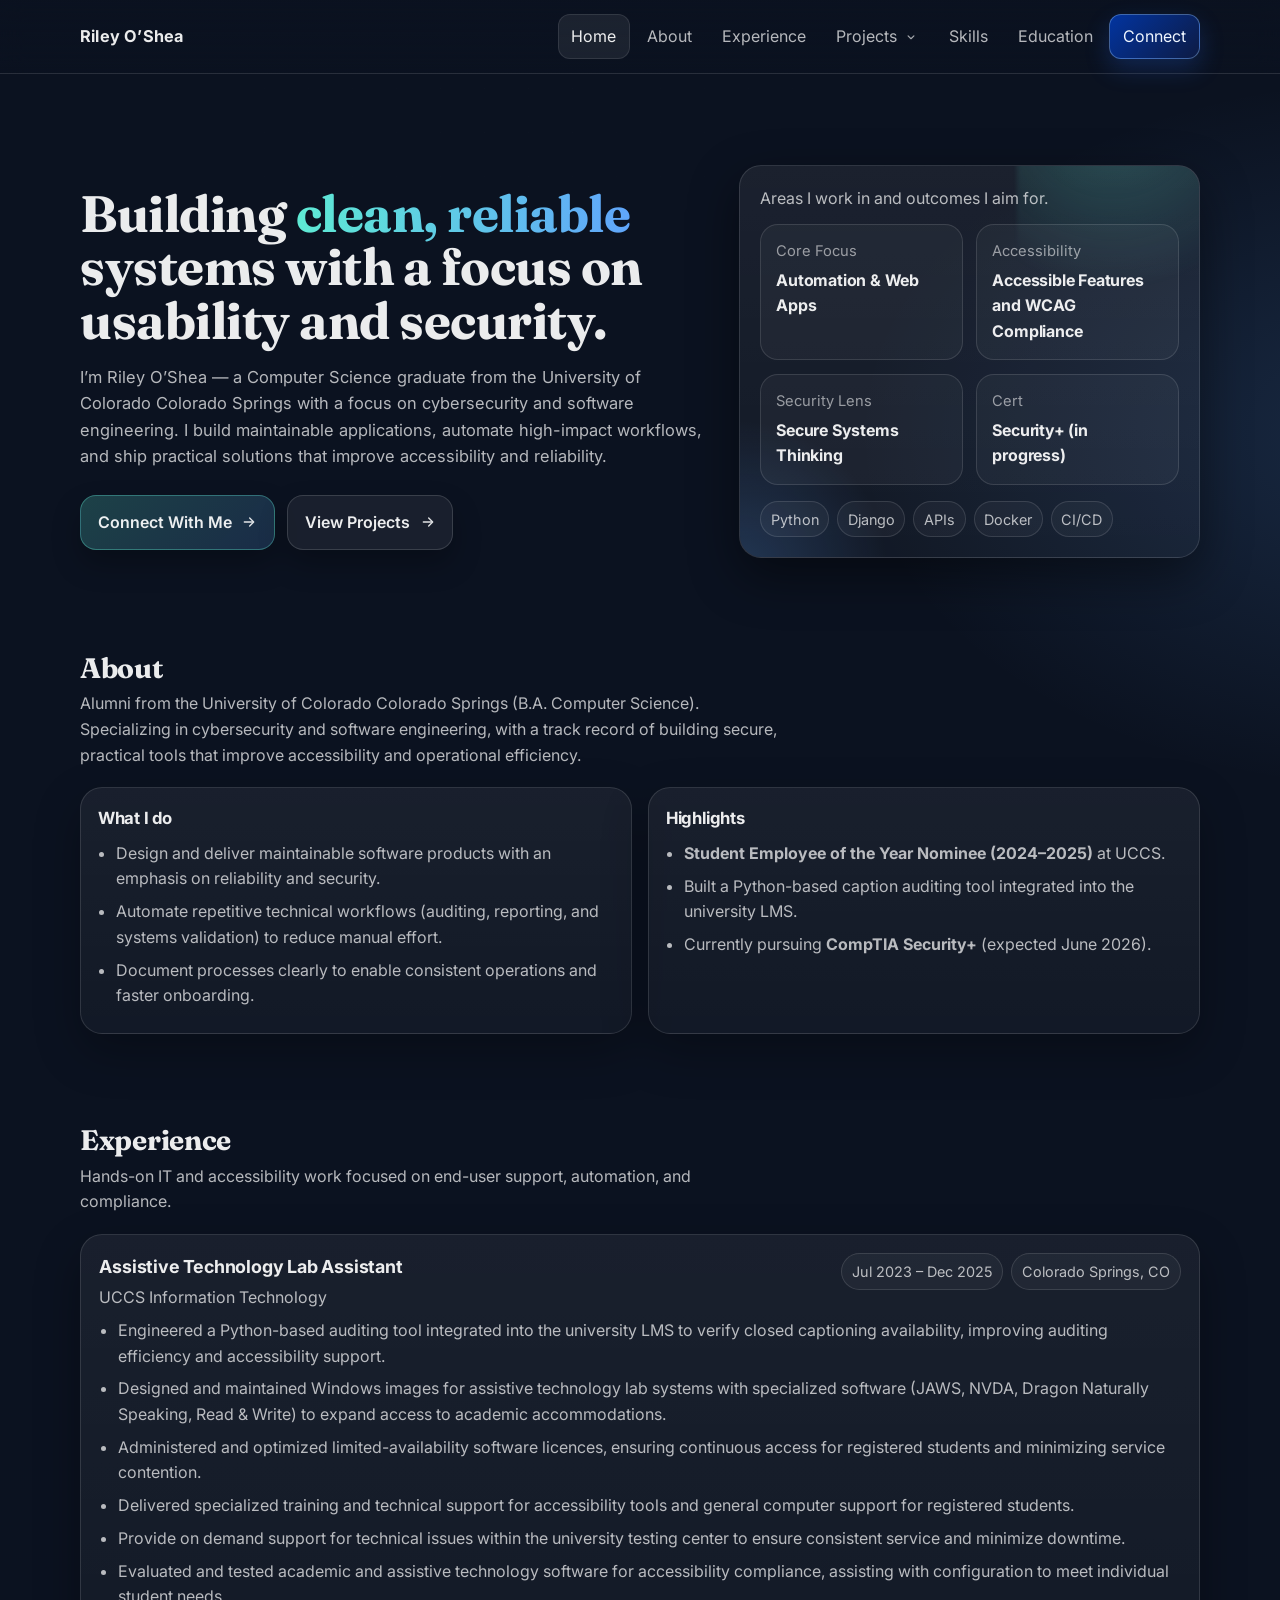
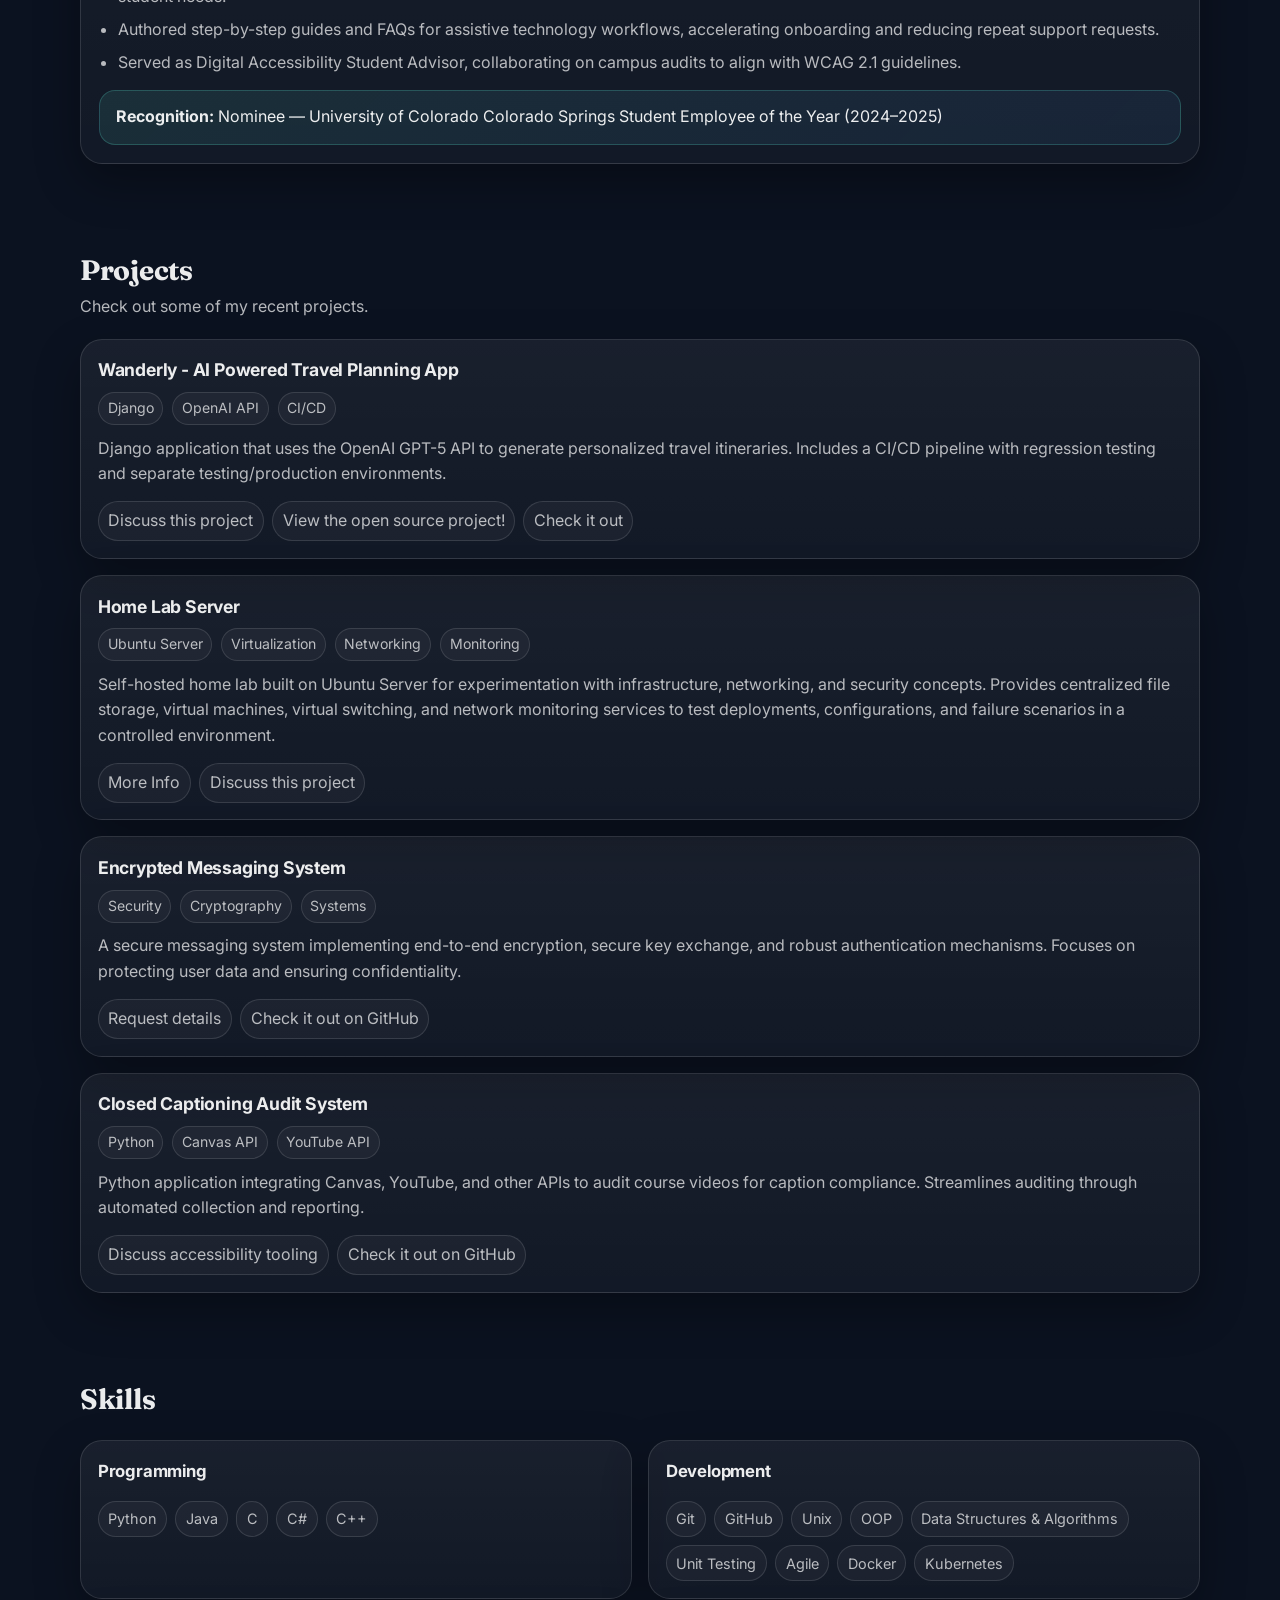
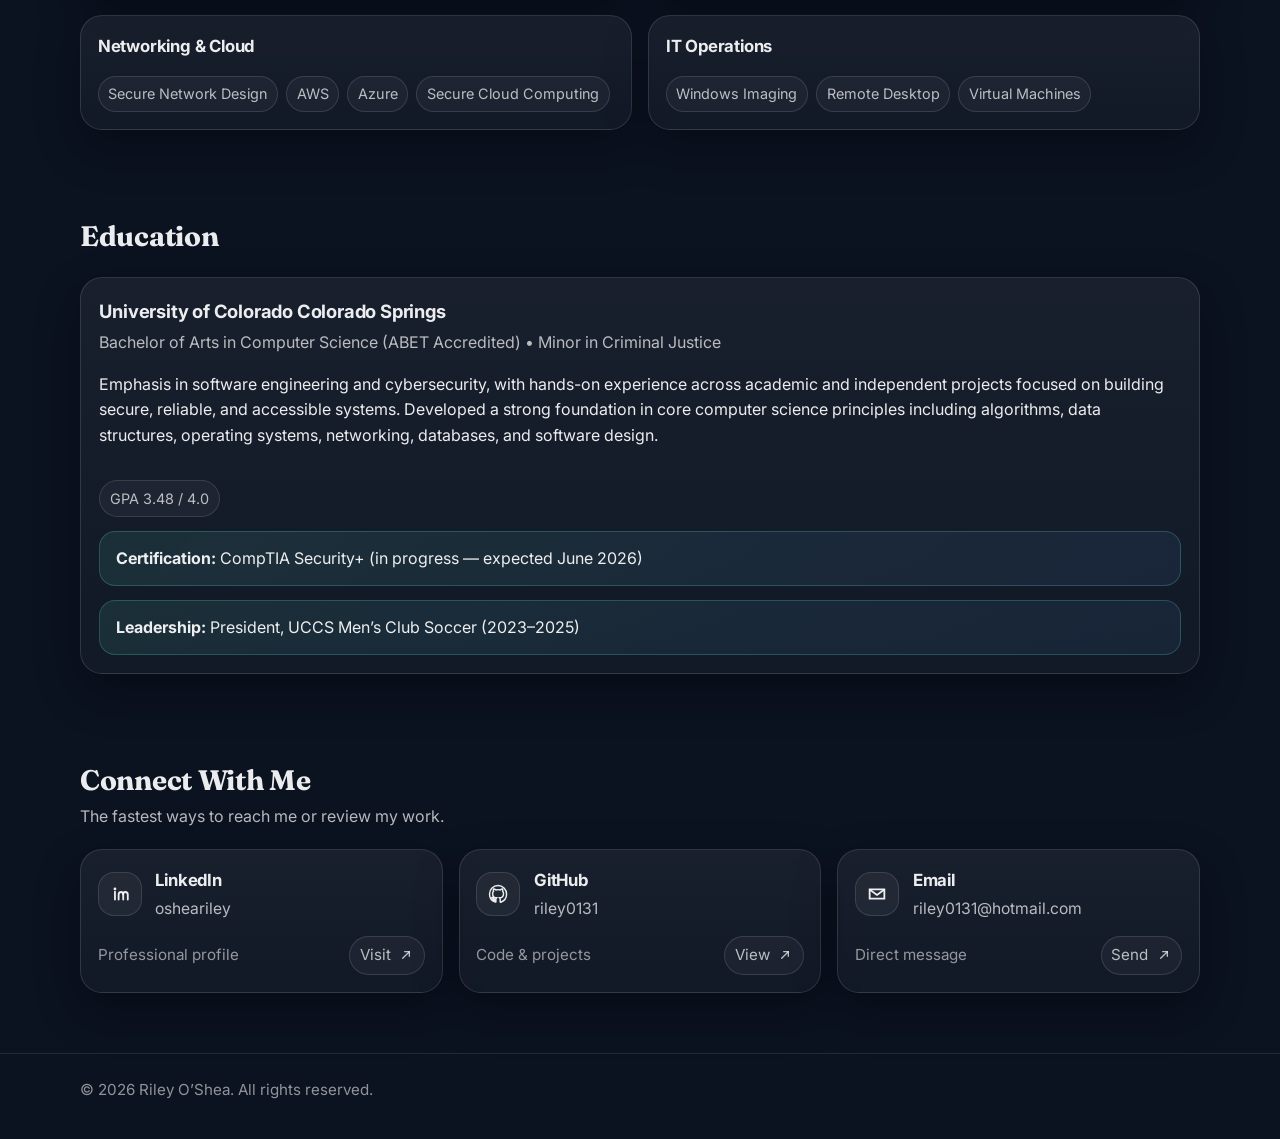
<file: index.html>
<!doctype html>
<html lang="en">
<head>
  <meta charset="utf-8" />
  <meta name="viewport" content="width=device-width, initial-scale=1" />
  <meta name="description" content="Riley O’Shea — Software Engineer Portfolio" />
  <title>Riley O’Shea | Portfolio</title>

  <!-- Fonts: modern pairing with reliable fallbacks -->
  <link rel="preconnect" href="https://fonts.googleapis.com">
  <link rel="preconnect" href="https://fonts.gstatic.com" crossorigin>
  <link href="https://fonts.googleapis.com/css2?family=Inter:wght@400;500;600;700&family=Fraunces:opsz,wght@9..144,600;9..144,700&display=swap" rel="stylesheet">

  <link rel="stylesheet" href="styles.css" />
</head>

<body>
  <div class="bg-grid" aria-hidden="true"></div>
  <div id="siteHeader" data-nav-base=""></div>

  <main id="top">
    <!-- HERO -->
    <section class="hero">
      <div class="container hero-grid">
        <div>
          <!-- <div class="kicker">
            <span class="kicker-dot" aria-hidden="true"></span>
            Software Engineering • IT • Accessibility • Security-minded
          </div> -->

          <h1>
            Building <span class="gradient-name">clean, reliable</span> systems with a focus on usability and security.
          </h1>

          <p class="lead">
            I’m Riley O’Shea — a Computer Science graduate from the University of Colorado Colorado Springs with a focus on cybersecurity and software engineering.
            I build maintainable applications, automate high-impact workflows, and ship practical solutions that improve accessibility and reliability.
          </p>

          <div class="hero-actions">
            <a class="btn primary" href="#connect">
              Connect With Me
              <svg class="arrow" viewBox="0 0 24 24" fill="none" aria-hidden="true">
                <path d="M5 12h12" stroke="currentColor" stroke-width="2" stroke-linecap="round" />
                <path d="M13 6l6 6-6 6" stroke="currentColor" stroke-width="2" stroke-linecap="round" stroke-linejoin="round" />
              </svg>
            </a>

            <a class="btn" href="#projects" id="viewProjectsBtn">
              View Projects
              <svg class="arrow" viewBox="0 0 24 24" fill="none" aria-hidden="true">
                <path d="M5 12h12" stroke="currentColor" stroke-width="2" stroke-linecap="round" />
                <path d="M13 6l6 6-6 6" stroke="currentColor" stroke-width="2" stroke-linecap="round" stroke-linejoin="round" />
              </svg>
            </a>
          </div>
        </div>

        <aside class="hero-card" aria-label="Quick highlights">
          <div class="card-inner">
            <p class="section-sub" style="margin:0 0 0.75rem;">Areas I work in and outcomes I aim for.</p>

            <div class="stat-grid">
              <div class="stat">
                <p class="label">Core Focus</p>
                <p class="value">Automation & Web Apps</p>
              </div>
              <div class="stat">
                <p class="label">Accessibility</p>
                <p class="value">Accessible Features and WCAG Compliance</p>
              </div>
              <div class="stat">
                <p class="label">Security Lens</p>
                <p class="value">Secure Systems Thinking</p>
              </div>
              <div class="stat">
                <p class="label">Cert</p>
                <p class="value">Security+ (in progress)</p>
              </div>
            </div>

            <div class="pill-row" aria-label="Skills">
              <span class="pill">Python</span>
              <span class="pill">Django</span>
              <span class="pill">APIs</span>
              <span class="pill">Docker</span>
              <span class="pill">CI/CD</span>
            </div>
          </div>
        </aside>
      </div>
    </section>

    <!-- ABOUT -->
    <section id="about">
      <div class="container">
        <div class="section-head">
          <div>
            <h2>About</h2>
            <p class="section-sub">
              Alumni from the University of Colorado Colorado Springs (B.A. Computer Science). Specializing in cybersecurity and software engineering, with a track record of building secure, practical tools that improve accessibility and operational efficiency.
            </p>
          </div>
        </div>

        <div class="split">
          <div class="panel">
            <h3 class="panel-title">What I do</h3>
            <ul class="bullets">
              <li>Design and deliver maintainable software products with an emphasis on reliability and security.</li>
              <li>Automate repetitive technical workflows (auditing, reporting, and systems validation) to reduce manual effort.</li>
              <li>Document processes clearly to enable consistent operations and faster onboarding.</li>
            </ul>
          </div>

          <div class="panel">
            <h3 class="panel-title">Highlights</h3>
            <ul class="bullets">
              <li><strong>Student Employee of the Year Nominee (2024–2025)</strong> at UCCS.</li>
              <li>Built a Python-based caption auditing tool integrated into the university LMS.</li>
              <li>Currently pursuing <strong>CompTIA Security+</strong> (expected June 2026).</li>
            </ul>
          </div>
        </div>
      </div>
    </section>

    <!-- EXPERIENCE -->
    <section id="experience">
      <div class="container">
        <div class="section-head">
          <div>
            <h2>Experience</h2>
            <p class="section-sub">Hands-on IT and accessibility work focused on end-user support, automation, and compliance.</p>
          </div>
        </div>

        <article class="timeline">
          <div class="timeline-card">
            <div class="timeline-top">
              <div>
                <h3 class="timeline-role">Assistive Technology Lab Assistant</h3>
                <p class="timeline-org">UCCS Information Technology</p>
              </div>
              <div class="timeline-meta">
                <span class="chip">Jul 2023 – Dec 2025</span>
                <span class="chip">Colorado Springs, CO</span>
              </div>
            </div>

            <ul class="bullets">
              <li>Engineered a Python-based auditing tool integrated into the university LMS to verify closed captioning availability, improving auditing efficiency and accessibility support.</li>
              <li>Designed and maintained Windows images for assistive technology lab systems with specialized software (JAWS, NVDA, Dragon Naturally Speaking, Read &amp; Write) to expand access to academic accommodations.</li>
              <li>Administered and optimized limited-availability software licences, ensuring continuous access for registered students and minimizing service contention.</li>
              <li>Delivered specialized training and technical support for accessibility tools and general computer support for registered students.</li>
              <li>Provide on demand support for technical issues within the university testing center to ensure consistent service and minimize downtime.</li>
              <li>Evaluated and tested academic and assistive technology software for accessibility compliance, assisting with configuration to meet individual student needs.</li>
              <li>Authored step-by-step guides and FAQs for assistive technology workflows, accelerating onboarding and reducing repeat support requests.</li>
              <li>Served as Digital Accessibility Student Advisor, collaborating on campus audits to align with WCAG 2.1 guidelines.</li>
            </ul>

            <div class="callout">
              <strong>Recognition:</strong> Nominee — University of Colorado Colorado Springs Student Employee of the Year (2024–2025)
            </div>
          </div>
        </article>
      </div>
    </section>

    <!-- PROJECTS -->
    <section id="projects">
      <div class="container">
        <div class="section-head">
          <div>
            <h2>Projects</h2>
            <p class="section-sub">Check out some of my recent projects.</p>
          </div>
        </div>

        <div class="project-grid">
          <article class="project" id="project-travel">
            <div class="project-top">
              <h3>Wanderly - AI Powered Travel Planning App</h3>
              <span class="tag">Django</span>
              <span class="tag">OpenAI API</span>
              <span class="tag">CI/CD</span>
            </div>
            <p class="project-desc">
              Django application that uses the OpenAI GPT-5 API to generate personalized travel itineraries. Includes a CI/CD pipeline with regression testing and separate testing/production environments.
            </p>
            <div class="project-actions">
              <a class="linkchip" href="#connect">Discuss this project</a>
              <a class="linkchip" href="https://github.com/Riley0131/Wanderly" target="_blank" rel="noopener noreferrer">View the open source project!</a>
              <a class="linkchip" href="https://www.wanderly.social/" target="_blank" rel="noopener noreferrer">Check it out</a>
            </div>
          </article>
          
          <!-- Home Lab -->
          <article class="project" id="project-homelab">
            <div class="project-top">
              <h3>Home Lab Server</h3>
              <span class="tag">Ubuntu Server</span>
              <span class="tag">Virtualization</span>
              <span class="tag">Networking</span>
              <span class="tag">Monitoring</span>
            </div>
            <p class="project-desc">
              Self-hosted home lab built on Ubuntu Server for experimentation with infrastructure, networking, and security concepts. Provides centralized file storage, virtual machines, virtual switching, and network monitoring services to test deployments, configurations, and failure scenarios in a controlled environment.
            </p>
            <div class="project-actions">
              <a class="linkchip" href="homeServer/homeServer.html">More Info</a>
              <a class="linkchip" href="#connect">Discuss this project</a>
            </div>
          </article>


          <article class="project" id="project-encrypted">
            <div class="project-top">
              <h3>Encrypted Messaging System</h3>
              <span class="tag">Security</span>
              <span class="tag">Cryptography</span>
              <span class="tag">Systems</span>
            </div>
            <p class="project-desc">
              A secure messaging system implementing end-to-end encryption, secure key exchange, and robust authentication mechanisms. Focuses on protecting user data and ensuring confidentiality.
            </p>
            <div class="project-actions">
              <a class="linkchip" href="#connect">Request details</a>
              <a class="linkchip" href="https://github.com/Riley0131/Encrypted-Messenger/" target="_blank" rel="noopener noreferrer">Check it out on GitHub</a>
            </div>
          </article>

          <article class="project" id="project-caption">
            <div class="project-top">
              <h3>Closed Captioning Audit System</h3>
              <span class="tag">Python</span>
              <span class="tag">Canvas API</span>
              <span class="tag">YouTube API</span>
            </div>
            <p class="project-desc">
              Python application integrating Canvas, YouTube, and other APIs to audit course videos for caption compliance. Streamlines auditing through automated collection and reporting.
            </p>
            <div class="project-actions">
              <a class="linkchip" href="#connect">Discuss accessibility tooling</a>
              <a class="linkchip" href="https://github.com/Riley0131/Canvas-Closed-Captioning-Audit-Tool" target="_blank" rel="noopener noreferrer">Check it out on GitHub</a>
            </div>
          </article>
        </div>
      </div>
    </section>

    <!-- SKILLS -->
    <section id="skills">
      <div class="container">
        <div class="section-head">
          <div>
            <h2>Skills</h2>
          </div>
        </div>

        <div class="skills-grid">
          <div class="panel">
            <h3 class="panel-title">Programming</h3>
            <div class="pill-row" aria-label="Programming languages">
              <span class="pill">Python</span>
              <span class="pill">Java</span>
              <span class="pill">C</span>
              <span class="pill">C#</span>
              <span class="pill">C++</span>
            </div>
          </div>

          <div class="panel">
            <h3 class="panel-title">Development</h3>
            <div class="pill-row" aria-label="Development tools">
              <span class="pill">Git</span>
              <span class="pill">GitHub</span>
              <span class="pill">Unix</span>
              <span class="pill">OOP</span>
              <span class="pill">Data Structures &amp; Algorithms</span>
              <span class="pill">Unit Testing</span>
              <span class="pill">Agile</span>
              <span class="pill">Docker</span>
              <span class="pill">Kubernetes</span>
            </div>
          </div>

          <div class="panel">
            <h3 class="panel-title">Networking &amp; Cloud</h3>
            <div class="pill-row" aria-label="Networking and cloud">
              <span class="pill">Secure Network Design</span>
              <span class="pill">AWS</span>
              <span class="pill">Azure</span>
              <span class="pill">Secure Cloud Computing</span>
            </div>
          </div>

          <div class="panel">
            <h3 class="panel-title">IT Operations</h3>
            <div class="pill-row" aria-label="IT operations">
              <span class="pill">Windows Imaging</span>
              <span class="pill">Remote Desktop</span>
              <span class="pill">Virtual Machines</span>
            </div>
          </div>
        </div>
      </div>
    </section>

    <!-- EDUCATION -->
    <section id="education">
      <div class="container">
        <div class="section-head">
          <div>
            <h2>Education</h2>
          </div>
        </div>

        <div class="education-card">
          <div class="education-top">
            <div>
              <h3>University of Colorado Colorado Springs</h3>
              <p class="muted">
                Bachelor of Arts in Computer Science (ABET Accredited) • Minor in Criminal Justice
              </p>
              <p>
                Emphasis in software engineering and cybersecurity, with hands-on experience
                across academic and independent projects focused on building secure, reliable,
                and accessible systems. Developed a strong foundation in core computer science
                principles including algorithms, data structures, operating systems, networking,
                databases, and software design.
              </p>
            </div>
            <div class="timeline-meta">
              <span class="chip">GPA 3.48 / 4.0</span>
            </div>
          </div>

  <div class="callout">
    <strong>Certification:</strong> CompTIA Security+ (in progress — expected June 2026)
  </div>

  <div class="callout">
    <strong>Leadership:</strong> President, UCCS Men’s Club Soccer (2023–2025)
  </div>
</div>

      </div>
    </section>

    <!-- CONNECT -->
    <section id="connect" aria-label="Connect With Me">
      <div class="container">
        <div class="section-head">
          <div>
            <h2>Connect With Me</h2>
            <p class="section-sub">The fastest ways to reach me or review my work.</p>
          </div>
        </div>

        <div class="cards">
          <!-- LinkedIn -->
          <a class="card" href="https://linkedin.com/in/osheariley" target="_blank" rel="noopener noreferrer" aria-label="Open LinkedIn profile">
            <div class="card-top">
              <div class="icon" aria-hidden="true">
                <svg width="22" height="22" viewBox="0 0 24 24" fill="none">
                  <path d="M6.5 9.5V18" stroke="currentColor" stroke-width="2" stroke-linecap="round" />
                  <path d="M6.5 6.5h.01" stroke="currentColor" stroke-width="3" stroke-linecap="round" />
                  <path d="M10.5 18v-5.2c0-1.8 1-3 2.7-3 1.6 0 2.3 1.1 2.3 3V18" stroke="currentColor" stroke-width="2" stroke-linecap="round" />
                  <path d="M15.5 12.2c0-1.7.9-2.4 2.3-2.4 1.5 0 2.7 1 2.7 3V18" stroke="currentColor" stroke-width="2" stroke-linecap="round" />
                </svg>
              </div>
              <div>
                <h3>LinkedIn</h3>
                <p class="handle">osheariley</p>
              </div>
            </div>
            <div class="cta-row">
              <span>Professional profile</span>
              <span class="linkchip">Visit
                <svg width="16" height="16" viewBox="0 0 24 24" fill="none" aria-hidden="true">
                  <path d="M7 17L17 7" stroke="currentColor" stroke-width="2" stroke-linecap="round" />
                  <path d="M10 7h7v7" stroke="currentColor" stroke-width="2" stroke-linecap="round" stroke-linejoin="round" />
                </svg>
              </span>
            </div>
          </a>

          <!-- GitHub -->
          <a class="card" href="https://github.com/riley0131" target="_blank" rel="noopener noreferrer" aria-label="Open GitHub profile">
            <div class="card-top">
              <div class="icon" aria-hidden="true">
                <svg width="22" height="22" viewBox="0 0 24 24" fill="none">
                  <path d="M12 2.75c-5.1 0-9.25 4.15-9.25 9.27 0 4.1 2.66 7.58 6.34 8.81.46.08.63-.2.63-.45v-1.63c-2.58.57-3.12-1.1-3.12-1.1-.42-1.08-1.02-1.37-1.02-1.37-.84-.58.06-.57.06-.57.93.07 1.42.96 1.42.96.83 1.43 2.18 1.02 2.71.78.08-.6.32-1.02.58-1.25-2.06-.24-4.22-1.04-4.22-4.6 0-1.02.36-1.86.96-2.52-.1-.24-.42-1.2.1-2.5 0 0 .78-.25 2.56.97.74-.21 1.53-.31 2.32-.31.79 0 1.58.1 2.32.31 1.78-1.22 2.56-.97 2.56-.97.52 1.3.2 2.26.1 2.5.6.66.96 1.5.96 2.52 0 3.58-2.17 4.36-4.24 4.6.33.29.62.85.62 1.73v2.56c0 .25.17.53.64.44 3.67-1.24 6.32-4.71 6.32-8.8C21.25 6.9 17.1 2.75 12 2.75Z" stroke="currentColor" stroke-width="1.6" />
                </svg>
              </div>
              <div>
                <h3>GitHub</h3>
                <p class="handle">riley0131</p>
              </div>
            </div>
            <div class="cta-row">
              <span>Code & projects</span>
              <span class="linkchip">View
                <svg width="16" height="16" viewBox="0 0 24 24" fill="none" aria-hidden="true">
                  <path d="M7 17L17 7" stroke="currentColor" stroke-width="2" stroke-linecap="round" />
                  <path d="M10 7h7v7" stroke="currentColor" stroke-width="2" stroke-linecap="round" stroke-linejoin="round" />
                </svg>
              </span>
            </div>
          </a>

          <!-- Email -->
          <a class="card" href="mailto:riley0131@hotmail.com" aria-label="Email Riley">
            <div class="card-top">
              <div class="icon" aria-hidden="true">
                <svg width="22" height="22" viewBox="0 0 24 24" fill="none">
                  <path d="M4 7h16v10H4V7Z" stroke="currentColor" stroke-width="2" />
                  <path d="M4.5 7.5 12 13l7.5-5.5" stroke="currentColor" stroke-width="2" stroke-linecap="round" stroke-linejoin="round" />
                </svg>
              </div>
              <div>
                <h3>Email</h3>
                <p class="handle">riley0131@hotmail.com</p>
              </div>
            </div>
            <div class="cta-row">
              <span>Direct message</span>
              <span class="linkchip">Send
                <svg width="16" height="16" viewBox="0 0 24 24" fill="none" aria-hidden="true">
                  <path d="M7 17L17 7" stroke="currentColor" stroke-width="2" stroke-linecap="round" />
                  <path d="M10 7h7v7" stroke="currentColor" stroke-width="2" stroke-linecap="round" stroke-linejoin="round" />
                </svg>
              </span>
            </div>
          </a>
        </div>
      </div>
    </section>

    <footer>
      <div class="container foot">
        <p class="tiny">© <span id="year"></span> Riley O’Shea. All rights reserved.</p>
      </div>
    </footer>
  </main>

  <script src="shared/navbar.js"></script>
  <script>
    (function () {
      const year = document.getElementById("year");
      if (year) year.textContent = new Date().getFullYear();
    })();
  </script>
</body>
</html>
</file>
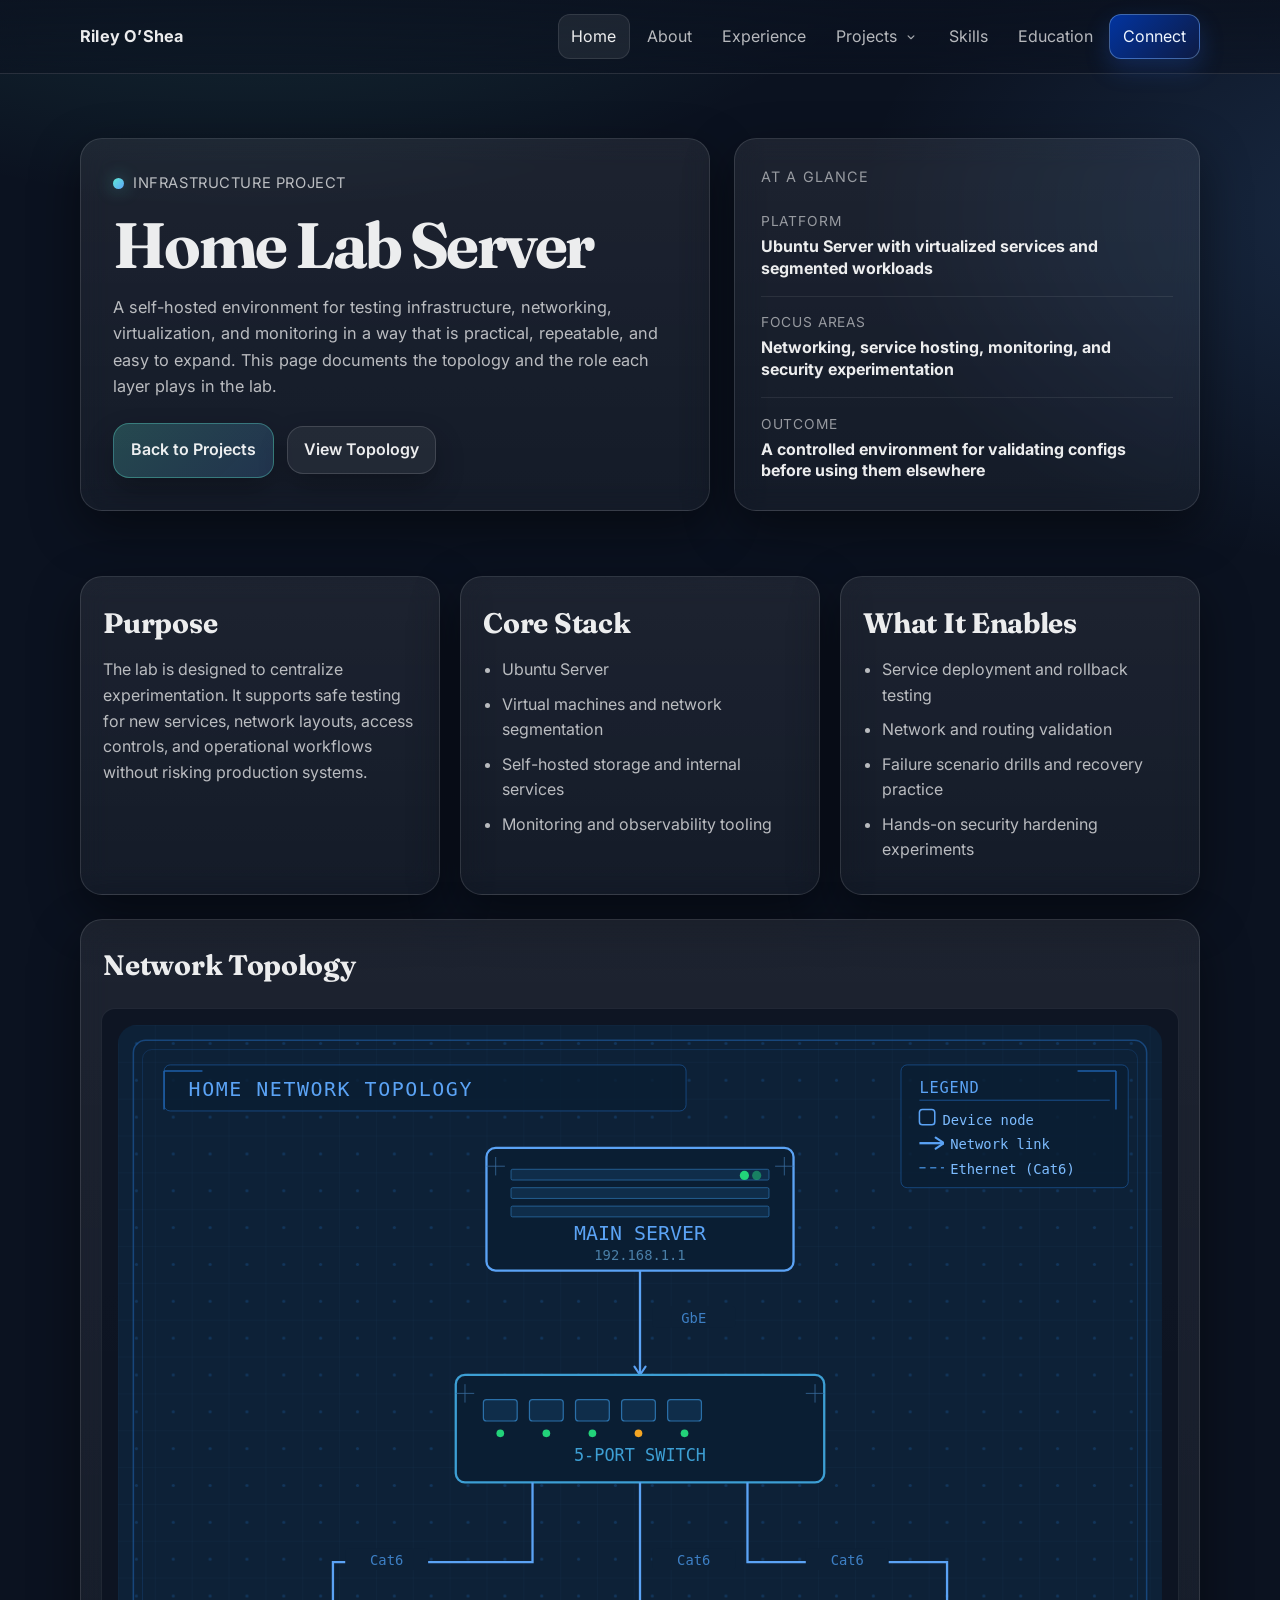
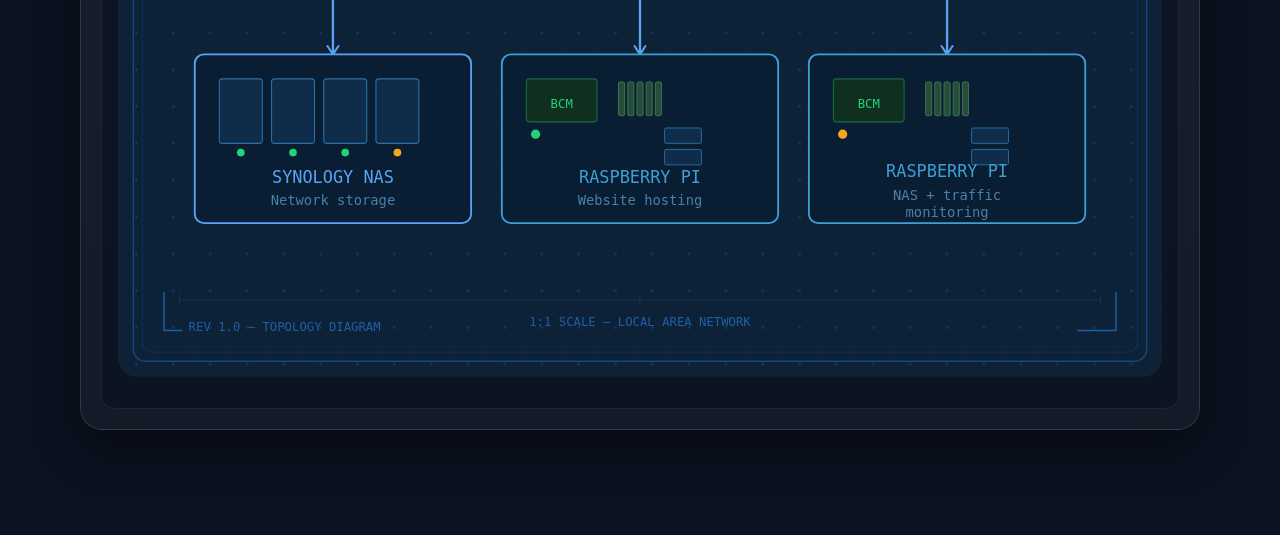
<file: homeServer/homeServer.html>
<!doctype html>
<html lang="en">

<head>
    <meta charset="utf-8" />
    <meta name="viewport" content="width=device-width, initial-scale=1" />
    <meta name="description" content="Riley O’Shea — Home Lab Server project overview" />
    <title>Riley O’Shea | Home Lab Server</title>

    <link rel="preconnect" href="https://fonts.googleapis.com">
    <link rel="preconnect" href="https://fonts.gstatic.com" crossorigin>
    <link
        href="https://fonts.googleapis.com/css2?family=Inter:wght@400;500;600;700&family=Fraunces:opsz,wght@9..144,600;9..144,700&display=swap"
        rel="stylesheet">

    <link rel="stylesheet" href="../styles.css" />
    <style>
        .project-shell {
            padding-top: calc(var(--nav-h) + 32px);
            padding-bottom: 4rem;
        }

        .project-hero {
            padding: 2rem 0 1.5rem;
        }

        .project-hero-grid {
            display: grid;
            grid-template-columns: minmax(0, 1.15fr) minmax(280px, 0.85fr);
            gap: 1.5rem;
            align-items: stretch;
        }

        .eyebrow {
            display: inline-flex;
            align-items: center;
            gap: 0.55rem;
            margin-bottom: 1rem;
            color: var(--muted);
            font-size: 0.92rem;
            letter-spacing: 0.04em;
            text-transform: uppercase;
        }

        .eyebrow::before {
            content: "";
            width: 0.7rem;
            height: 0.7rem;
            border-radius: 999px;
            background: linear-gradient(135deg, var(--primary), var(--primary-2));
            box-shadow: 0 0 18px rgba(94, 234, 212, 0.4);
        }

        .hero-copy,
        .hero-summary,
        .info-card,
        .topology-card {
            border: 1px solid var(--border);
            background: linear-gradient(180deg, rgba(255, 255, 255, 0.075), rgba(255, 255, 255, 0.04));
            border-radius: var(--radius-lg);
            box-shadow: var(--shadow);
            backdrop-filter: blur(14px);
            -webkit-backdrop-filter: blur(14px);
        }

        .hero-copy {
            padding: 2rem;
        }

        .hero-copy h1 {
            margin: 0 0 1rem;
            font-family: Fraunces, ui-serif, Georgia, Cambria, "Times New Roman", Times, serif;
            font-size: clamp(2.2rem, 5vw, 4rem);
            line-height: 1.05;
            letter-spacing: -0.04em;
        }

        .hero-copy p {
            margin: 0;
            color: var(--muted);
            font-size: 1.02rem;
            max-width: 62ch;
        }

        .hero-actions {
            display: flex;
            flex-wrap: wrap;
            gap: 0.85rem;
            margin-top: 1.5rem;
        }

        .hero-summary {
            padding: 1.6rem;
            display: grid;
            gap: 1rem;
        }

        .summary-title {
            margin: 0;
            color: var(--faint);
            font-size: 0.9rem;
            text-transform: uppercase;
            letter-spacing: 0.08em;
        }

        .summary-list {
            display: grid;
            gap: 0.9rem;
        }

        .summary-item {
            padding-bottom: 0.9rem;
            border-bottom: 1px solid rgba(255, 255, 255, 0.08);
        }

        .summary-item:last-child {
            padding-bottom: 0;
            border-bottom: 0;
        }

        .summary-item span {
            display: block;
            color: var(--faint);
            font-size: 0.86rem;
            text-transform: uppercase;
            letter-spacing: 0.06em;
        }

        .summary-item strong {
            display: block;
            margin-top: 0.25rem;
            font-size: 1rem;
            line-height: 1.35;
        }

        .content-grid {
            display: grid;
            gap: 1.5rem;
        }

        .info-grid {
            display: grid;
            grid-template-columns: repeat(3, minmax(0, 1fr));
            gap: 1.25rem;
        }

        .info-card {
            padding: 1.4rem;
        }

        .info-card h2 {
            margin-bottom: 0.8rem;
        }

        .info-card p {
            margin: 0;
            color: var(--muted);
        }

        .stack-list,
        .bullet-list {
            margin: 0;
            padding-left: 1.15rem;
            color: var(--muted);
        }

        .stack-list li,
        .bullet-list li {
            margin-bottom: 0.55rem;
        }

        .topology-card {
            overflow: hidden;
        }

        .topology-head {
            display: flex;
            justify-content: space-between;
            align-items: end;
            gap: 1rem;
            padding: 1.4rem 1.4rem 0;
        }

        .topology-head p {
            margin: 0.35rem 0 0;
            color: var(--muted);
        }

        .topology-frame {
            margin: 1.25rem;
            padding: 1rem;
            border-radius: calc(var(--radius-lg) - 8px);
            background: rgba(11, 18, 32, 0.75);
            border: 1px solid rgba(255, 255, 255, 0.08);
            overflow: auto;
        }

        .topology-frame img {
            display: block;
            width: 100%;
            min-width: 720px;
            height: auto;
        }

        .caption {
            padding: 0 1.4rem 1.4rem;
            color: var(--faint);
            font-size: 0.95rem;
        }

        .btn.small {
            padding: 0.65rem 1rem;
        }

        @media (max-width: 980px) {

            .project-hero-grid,
            .info-grid {
                grid-template-columns: 1fr;
            }
        }

        @media (max-width: 720px) {
            .project-shell {
                padding-bottom: 3rem;
            }

            .hero-copy,
            .hero-summary,
            .info-card {
                padding: 1.25rem;
            }

            .topology-head,
            .caption {
                padding-inline: 1rem;
            }

            .topology-frame {
                margin: 1rem;
                padding: 0.75rem;
            }
        }
    </style>
</head>

<body>
    <div class="bg-grid" aria-hidden="true"></div>
    <div id="siteHeader" data-nav-base="../index.html"></div>

    <main id="top" class="project-shell">
        <section class="project-hero">
            <div class="container project-hero-grid">
                <div class="hero-copy">
                    <div class="eyebrow">Infrastructure Project</div>
                    <h1>Home Lab Server</h1>
                    <p>
                        A self-hosted environment for testing infrastructure, networking, virtualization, and monitoring
                        in a way
                        that is practical, repeatable, and easy to expand. This page documents the topology and the role
                        each
                        layer plays in the lab.
                    </p>
                    <div class="hero-actions">
                        <a class="btn primary" href="../index.html#project-homelab">Back to Projects</a>
                        <a class="btn small" href="#topology">View Topology</a>
                    </div>
                </div>

                <aside class="hero-summary" aria-label="Project summary">
                    <p class="summary-title">At a glance</p>
                    <div class="summary-list">
                        <div class="summary-item">
                            <span>Platform</span>
                            <strong>Ubuntu Server with virtualized services and segmented workloads</strong>
                        </div>
                        <div class="summary-item">
                            <span>Focus Areas</span>
                            <strong>Networking, service hosting, monitoring, and security experimentation</strong>
                        </div>
                        <div class="summary-item">
                            <span>Outcome</span>
                            <strong>A controlled environment for validating configs before using them elsewhere</strong>
                        </div>
                    </div>
                </aside>
            </div>
        </section>

        <section class="content-grid">
            <div class="container info-grid">
                <article class="info-card">
                    <h2>Purpose</h2>
                    <p>
                        The lab is designed to centralize experimentation. It supports safe testing for new services,
                        network
                        layouts, access controls, and operational workflows without risking production systems.
                    </p>
                </article>

                <article class="info-card">
                    <h2>Core Stack</h2>
                    <ul class="stack-list">
                        <li>Ubuntu Server</li>
                        <li>Virtual machines and network segmentation</li>
                        <li>Self-hosted storage and internal services</li>
                        <li>Monitoring and observability tooling</li>
                    </ul>
                </article>

                <article class="info-card">
                    <h2>What It Enables</h2>
                    <ul class="bullet-list">
                        <li>Service deployment and rollback testing</li>
                        <li>Network and routing validation</li>
                        <li>Failure scenario drills and recovery practice</li>
                        <li>Hands-on security hardening experiments</li>
                    </ul>
                </article>
            </div>

            <div class="container">
                <article class="topology-card" id="topology">
                    <div class="topology-head">
                        <div>
                            <h2>Network Topology</h2>
                        </div>
                    </div>
                    <div class="topology-frame">
                        <img src="home_server_topology.svg"
                            alt="Diagram showing the home lab server network topology and connected services" />
                    </div>
                </article>
            </div>
        </section>
    </main>

    <script src="../shared/navbar.js"></script>
</body>

</html>
</file>
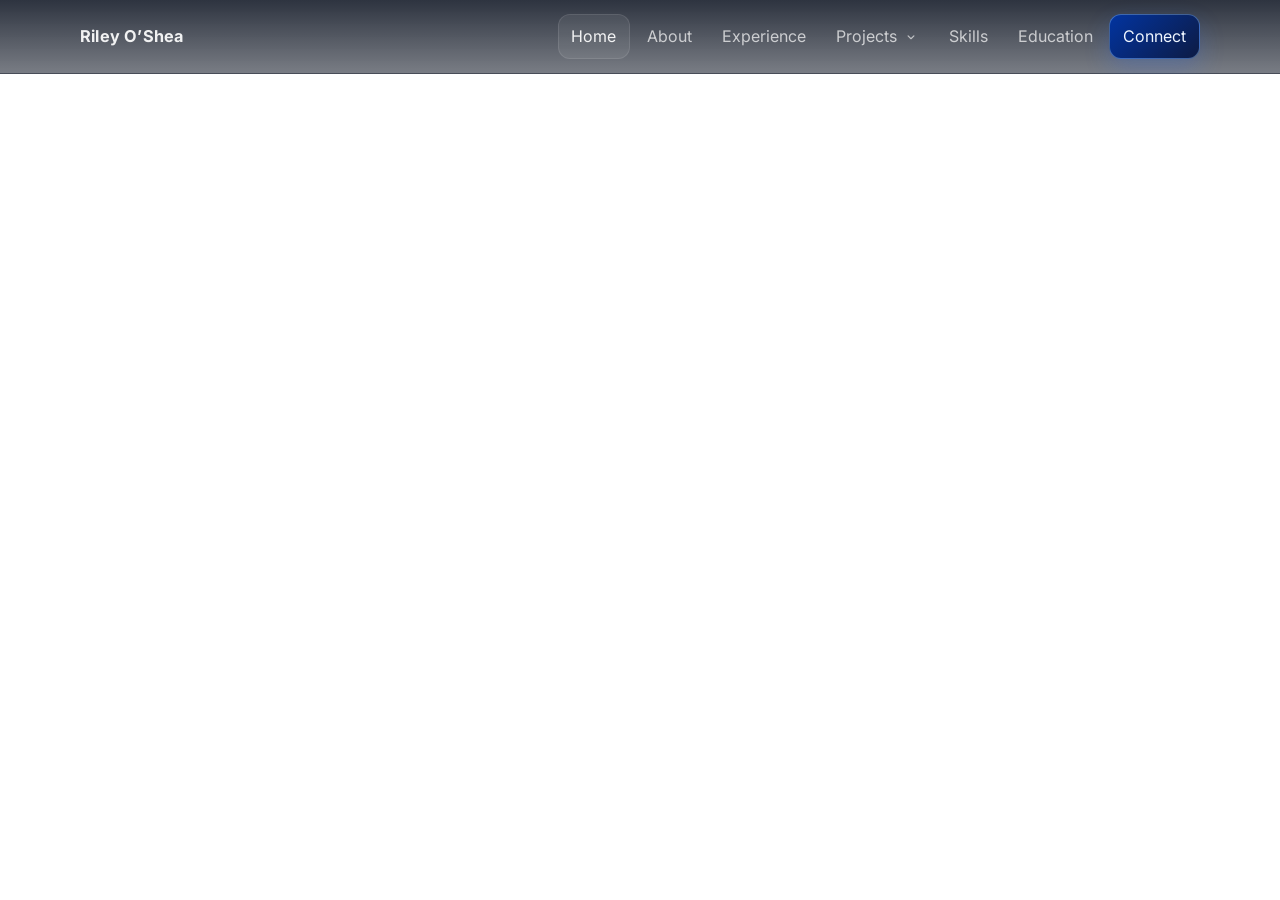
<file: shared/navbar.html>
<!doctype html>
<html lang="en">
<head>
  <meta charset="utf-8" />
  <meta name="viewport" content="width=device-width, initial-scale=1" />
  <link rel="preconnect" href="https://fonts.googleapis.com">
  <link rel="preconnect" href="https://fonts.gstatic.com" crossorigin>
  <link href="https://fonts.googleapis.com/css2?family=Inter:wght@400;500;600;700&family=Fraunces:opsz,wght@9..144,600;9..144,700&display=swap" rel="stylesheet">
  <link rel="stylesheet" href="../styles.css" />
  <style>
    html, body {
      margin: 0;
      background: transparent;
      overflow: hidden;
    }

    body {
      color: var(--text);
    }

    .nav {
      position: relative;
    }

    @media (hover:hover) and (pointer:fine) {
      .nav .dropdown:hover .dropdown-menu {
        opacity: 0;
        transform: translateY(6px);
        pointer-events: none;
      }

      .nav .dropdown:hover .chev {
        transform: none;
      }

      .nav .dropdown.open:hover .dropdown-menu,
      .nav .dropdown.open .dropdown-menu {
        opacity: 1;
        transform: translateY(0);
        pointer-events: auto;
      }

      .nav .dropdown.open:hover .chev,
      .nav .dropdown.open .chev {
        transform: rotate(180deg);
      }
    }
  </style>
</head>
<body>
  <header class="nav" role="banner">
    <div class="container nav-inner">
      <a class="brand" data-nav-target="top" href="#top" target="_parent" aria-label="Go to top">
        <span class="brand-name">Riley O’Shea</span>
      </a>

      <nav class="nav-links" aria-label="Primary">
        <a class="nav-link active" data-nav-target="top" href="#top" target="_parent">Home</a>
        <a class="nav-link" data-nav-target="about" href="#about" target="_parent">About</a>
        <a class="nav-link" data-nav-target="experience" href="#experience" target="_parent">Experience</a>

        <div class="dropdown" id="projectsDropdown">
          <button class="dropdown-trigger" type="button" aria-haspopup="true" aria-expanded="false" aria-controls="projectsMenu">
            Projects
            <svg class="chev" viewBox="0 0 24 24" fill="none" aria-hidden="true">
              <path d="M7 10l5 5 5-5" stroke="currentColor" stroke-width="2" stroke-linecap="round" stroke-linejoin="round" />
            </svg>
          </button>

          <div class="dropdown-menu" id="projectsMenu" role="menu" aria-label="Projects">
            <a class="dropdown-item" data-nav-target="project-travel" href="#project-travel" target="_parent" role="menuitem">
              <span class="dropdown-icon" aria-hidden="true">
                <svg width="20" height="20" viewBox="0 0 24 24" fill="none">
                  <path d="M12 21s-7-4.5-7-10a7 7 0 0 1 14 0c0 5.5-7 10-7 10Z" stroke="currentColor" stroke-width="2" />
                  <path d="M12 11.5a2.5 2.5 0 1 0 0-5 2.5 2.5 0 0 0 0 5Z" stroke="currentColor" stroke-width="2" />
                </svg>
              </span>
              <span>
                <strong>AI Powered Travel Planning App</strong>
                <span>Django + OpenAI-powered itinerary generation.</span>
              </span>
            </a>

            <a class="dropdown-item" data-nav-target="project-encrypted" href="#project-encrypted" target="_parent" role="menuitem">
              <span class="dropdown-icon" aria-hidden="true">
                <svg width="20" height="20" viewBox="0 0 24 24" fill="none">
                  <path d="M7 10V8a5 5 0 0 1 10 0v2" stroke="currentColor" stroke-width="2" stroke-linecap="round" />
                  <path d="M6 10h12v10H6V10Z" stroke="currentColor" stroke-width="2" />
                  <path d="M12 14v3" stroke="currentColor" stroke-width="2" stroke-linecap="round" />
                </svg>
              </span>
              <span>
                <strong>Encrypted Messaging System</strong>
                <span>Secure communication patterns and key handling.</span>
              </span>
            </a>

            <a class="dropdown-item" data-nav-target="project-caption" href="#project-caption" target="_parent" role="menuitem">
              <span class="dropdown-icon" aria-hidden="true">
                <svg width="20" height="20" viewBox="0 0 24 24" fill="none">
                  <path d="M4 6h16v12H4V6Z" stroke="currentColor" stroke-width="2" />
                  <path d="M8 10h8" stroke="currentColor" stroke-width="2" stroke-linecap="round" />
                  <path d="M8 14h6" stroke="currentColor" stroke-width="2" stroke-linecap="round" />
                </svg>
              </span>
              <span>
                <strong>Closed Captioning Audit System</strong>
                <span>Automated compliance checks and reporting.</span>
              </span>
            </a>
          </div>
        </div>

        <a class="nav-link" data-nav-target="skills" href="#skills" target="_parent">Skills</a>
        <a class="nav-link" data-nav-target="education" href="#education" target="_parent">Education</a>
        <a class="nav-link nav-cta" data-nav-target="connect" href="#connect" target="_parent">Connect</a>
      </nav>

      <button class="menu-btn" type="button" id="menuBtn" aria-label="Open menu" aria-controls="mobilePanel" aria-expanded="false">
        <svg width="22" height="22" viewBox="0 0 24 24" fill="none" aria-hidden="true">
          <path d="M4 7h16M4 12h16M4 17h16" stroke="currentColor" stroke-width="2" stroke-linecap="round" />
        </svg>
      </button>
    </div>

    <div class="mobile-panel" id="mobilePanel" aria-label="Mobile navigation">
      <div class="container mobile-inner">
        <a class="nav-link" data-nav-target="top" href="#top" target="_parent">Home</a>
        <a class="nav-link" data-nav-target="about" href="#about" target="_parent">About</a>
        <a class="nav-link" data-nav-target="experience" href="#experience" target="_parent">Experience</a>

        <div class="dropdown" id="projectsDropdownMobile">
          <button class="dropdown-trigger" type="button" aria-haspopup="true" aria-expanded="false" aria-controls="projectsMenuMobile">
            Projects
            <svg class="chev" viewBox="0 0 24 24" fill="none" aria-hidden="true">
              <path d="M7 10l5 5 5-5" stroke="currentColor" stroke-width="2" stroke-linecap="round" stroke-linejoin="round" />
            </svg>
          </button>

          <div class="dropdown-menu" id="projectsMenuMobile" role="menu" aria-label="Projects">
            <a class="dropdown-item" data-nav-target="project-travel" href="#project-travel" target="_parent" role="menuitem">
              <span class="dropdown-icon" aria-hidden="true">
                <svg width="20" height="20" viewBox="0 0 24 24" fill="none">
                  <path d="M12 21s-7-4.5-7-10a7 7 0 0 1 14 0c0 5.5-7 10-7 10Z" stroke="currentColor" stroke-width="2" />
                  <path d="M12 11.5a2.5 2.5 0 1 0 0-5 2.5 2.5 0 0 0 0 5Z" stroke="currentColor" stroke-width="2" />
                </svg>
              </span>
              <span>
                <strong>AI Powered Travel Planning App</strong>
                <span>Django + OpenAI-powered itinerary generation.</span>
              </span>
            </a>

            <a class="dropdown-item" data-nav-target="project-encrypted" href="#project-encrypted" target="_parent" role="menuitem">
              <span class="dropdown-icon" aria-hidden="true">
                <svg width="20" height="20" viewBox="0 0 24 24" fill="none">
                  <path d="M7 10V8a5 5 0 0 1 10 0v2" stroke="currentColor" stroke-width="2" stroke-linecap="round" />
                  <path d="M6 10h12v10H6V10Z" stroke="currentColor" stroke-width="2" />
                  <path d="M12 14v3" stroke="currentColor" stroke-width="2" stroke-linecap="round" />
                </svg>
              </span>
              <span>
                <strong>Encrypted Messaging System</strong>
                <span>Secure communication patterns and key handling.</span>
              </span>
            </a>

            <a class="dropdown-item" data-nav-target="project-caption" href="#project-caption" target="_parent" role="menuitem">
              <span class="dropdown-icon" aria-hidden="true">
                <svg width="20" height="20" viewBox="0 0 24 24" fill="none">
                  <path d="M4 6h16v12H4V6Z" stroke="currentColor" stroke-width="2" />
                  <path d="M8 10h8" stroke="currentColor" stroke-width="2" stroke-linecap="round" />
                  <path d="M8 14h6" stroke="currentColor" stroke-width="2" stroke-linecap="round" />
                </svg>
              </span>
              <span>
                <strong>Closed Captioning Audit System</strong>
                <span>Automated compliance checks and reporting.</span>
              </span>
            </a>
          </div>
        </div>

        <a class="nav-link" data-nav-target="skills" href="#skills" target="_parent">Skills</a>
        <a class="nav-link" data-nav-target="education" href="#education" target="_parent">Education</a>
        <a class="nav-link nav-cta" data-nav-target="connect" href="#connect" target="_parent">Connect</a>
      </div>
    </div>
  </header>

  <script>
    (function () {
      function buildHref(basePath, target) {
        return basePath ? basePath + "#" + target : "#" + target;
      }

      function getContentHeight() {
        const header = document.querySelector(".nav");
        let maxBottom = header ? header.getBoundingClientRect().bottom : 74;

        const openDesktopMenu = document.querySelector(".dropdown.open #projectsMenu");
        const hoveredDesktopMenu = document.querySelector(".dropdown:hover #projectsMenu");
        const openMobilePanel = document.getElementById("mobilePanel")?.classList.contains("open");
        const openMobileMenu = document.querySelector(".dropdown.open #projectsMenuMobile");

        [openDesktopMenu, hoveredDesktopMenu, openMobileMenu].forEach(function (menu) {
          if (!menu) return;
          maxBottom = Math.max(maxBottom, menu.getBoundingClientRect().bottom);
        });

        if (openMobilePanel) {
          const panel = document.getElementById("mobilePanel");
          if (panel) {
            maxBottom = Math.max(maxBottom, panel.getBoundingClientRect().bottom);
          }
        }

        return Math.ceil(maxBottom + 8);
      }

      function reportHeight() {
        window.parent.postMessage(
          {
            type: "navbar:height",
            height: getContentHeight()
          },
          "*"
        );
      }

      function rewriteLinks() {
        const params = new URLSearchParams(window.location.search);
        const basePath = params.get("base") || "";

        document.querySelectorAll("[data-nav-target]").forEach(function (link) {
          const target = link.getAttribute("data-nav-target");
          if (!target) return;
          link.setAttribute("href", buildHref(basePath, target));
        });
      }

      rewriteLinks();

      const dd = document.getElementById("projectsDropdown");
      const trigger = dd?.querySelector(".dropdown-trigger");
      const supportsDesktopHover = window.matchMedia("(hover:hover) and (pointer:fine)").matches;

      function closeDesktopDropdown() {
        dd?.classList.remove("open");
        trigger?.setAttribute("aria-expanded", "false");
        reportHeight();
      }

      trigger?.addEventListener("click", function (e) {
        e.preventDefault();
        const isOpen = dd.classList.toggle("open");
        trigger.setAttribute("aria-expanded", isOpen ? "true" : "false");
        reportHeight();
      });

      if (supportsDesktopHover && dd && trigger) {
        dd.addEventListener("mouseenter", function () {
          dd.classList.add("open");
          trigger.setAttribute("aria-expanded", "true");
          requestAnimationFrame(reportHeight);
        });

        dd.addEventListener("mouseleave", function () {
          closeDesktopDropdown();
        });
      }

      document.addEventListener("click", function (e) {
        if (!dd || dd.contains(e.target)) return;
        closeDesktopDropdown();
      });

      document.addEventListener("keydown", function (e) {
        if (e.key === "Escape") closeDesktopDropdown();
      });

      const menuBtn = document.getElementById("menuBtn");
      const mobilePanel = document.getElementById("mobilePanel");

      function closeMobilePanel() {
        mobilePanel?.classList.remove("open");
        menuBtn?.setAttribute("aria-expanded", "false");
        reportHeight();
      }

      menuBtn?.addEventListener("click", function () {
        const isOpen = mobilePanel.classList.toggle("open");
        menuBtn.setAttribute("aria-expanded", isOpen ? "true" : "false");
        reportHeight();
      });

      const ddM = document.getElementById("projectsDropdownMobile");
      const triggerM = ddM?.querySelector(".dropdown-trigger");

      triggerM?.addEventListener("click", function (e) {
        e.preventDefault();
        const isOpen = ddM.classList.toggle("open");
        triggerM.setAttribute("aria-expanded", isOpen ? "true" : "false");
        reportHeight();
      });

      mobilePanel?.addEventListener("click", function (e) {
        const link = e.target.closest("a");
        if (!link) return;
        closeMobilePanel();
      });

      window.addEventListener("load", reportHeight);
      window.addEventListener("resize", reportHeight);
      setTimeout(reportHeight, 0);
    })();
  </script>
</body>
</html>
</file>
<file: styles.css>
/* =====================
   Design Tokens
   ===================== */
:root{
  --bg: #0b1220;
  --surface: rgba(255,255,255,0.06);
  --surface-2: rgba(255,255,255,0.085);
  --text: rgba(255,255,255,0.92);
  --muted: rgba(255,255,255,0.70);
  --faint: rgba(255,255,255,0.55);
  --border: rgba(255,255,255,0.12);
  --shadow: 0 18px 50px rgba(0,0,0,0.45);

  --primary: #5eead4;
  --primary-2: #60a5fa;
  --accent: #f59e0b;

  --radius-lg: 22px;
  --radius-md: 16px;
  --radius-sm: 12px;

  --maxw: 1120px;
  --nav-h: 74px;
}

/* =====================
   Base / Reset
   ===================== */
*, *::before, *::after{ box-sizing:border-box; }
html{ scroll-behavior:smooth; }
body{
  margin:0;
  color:var(--text);
  background:
    radial-gradient(1200px 700px at 20% -10%, rgba(94,234,212,0.18), transparent 60%),
    radial-gradient(1000px 650px at 110% 10%, rgba(96,165,250,0.16), transparent 55%),
    radial-gradient(900px 600px at 35% 120%, rgba(245,158,11,0.10), transparent 55%),
    var(--bg);
  font-family: Inter, system-ui, -apple-system, Segoe UI, Roboto, Helvetica, Arial, "Apple Color Emoji", "Segoe UI Emoji";
  line-height:1.6;
  overflow-x:hidden;
}

a{ color:inherit; text-decoration:none; }

:focus-visible{
  outline: 3px solid rgba(94,234,212,0.65);
  outline-offset: 3px;
  border-radius: 10px;
}

.container{
  width:min(var(--maxw), calc(100% - 2rem));
  margin-inline:auto;
}

/* Decorative grid */
.bg-grid{
  position:fixed;
  inset:0;
  background-image:
    linear-gradient(to right, rgba(255,255,255,0.05) 1px, transparent 1px),
    linear-gradient(to bottom, rgba(255,255,255,0.05) 1px, transparent 1px);
  background-size: 44px 44px;
  mask-image: radial-gradient(900px 550px at 40% 10%, rgba(0,0,0,0.55), transparent 70%);
  opacity: 0.25;
  pointer-events:none;
  z-index: -1;
}

/* =====================
   Top Navigation
   ===================== */
.nav{
  position:fixed;
  inset: 0 0 auto 0;
  height: var(--nav-h);
  display:flex;
  align-items:center;
  z-index: 50;
  backdrop-filter: blur(12px);
  -webkit-backdrop-filter: blur(12px);
  background: linear-gradient(to bottom, rgba(11,18,32,0.86), rgba(11,18,32,0.55));
  border-bottom: 1px solid var(--border);
}

.nav-inner{
  display:flex;
  align-items:center;
  justify-content:space-between;
  gap: 1rem;
  padding: 0.75rem 0;
}

.brand{
  display:flex;
  align-items:center;
  gap: 0.65rem;
  font-weight: 700;
  letter-spacing: 0.2px;
  user-select:none;
}

.brand-badge{
  width: 38px;
  height: 38px;
  border-radius: 12px;
  background:
    radial-gradient(120% 120% at 20% 0%, rgba(94,234,212,0.75), rgba(96,165,250,0.35) 55%, rgba(245,158,11,0.22) 100%);
  box-shadow: 0 10px 24px rgba(0,0,0,0.35);
  border: 1px solid rgba(255,255,255,0.18);
  position:relative;
  overflow:hidden;
}

.brand-badge::after{
  content:"";
  position:absolute;
  inset:-60% -60% auto auto;
  width: 90px;
  height: 90px;
  background: rgba(255,255,255,0.15);
  transform: rotate(35deg);
  filter: blur(1px);
}

.brand-name{ font-size: 1.02rem; }

.nav-links{
  display:flex;
  align-items:center;
  gap: 0.25rem;
}

.nav-link,
.dropdown-trigger{
  display:inline-flex;
  align-items:center;
  gap: 0.45rem;
  padding: 0.55rem 0.8rem;
  border-radius: 12px;
  color: var(--muted);
  transition: transform 160ms ease, background 160ms ease, color 160ms ease;
}

.nav-link:hover,
.dropdown-trigger:hover{
  background: rgba(255,255,255,0.06);
  color: var(--text);
  transform: translateY(-1px);
}

.nav-link.active{
  color: var(--text);
  background: rgba(255,255,255,0.07);
  border: 1px solid rgba(255,255,255,0.10);
}

.nav-link.nav-cta{
  color: #eff6ff;
  background: linear-gradient(135deg, #0234a0, #0d1b44);
  border: 1px solid rgba(147,197,253,0.4);
  box-shadow: 0 10px 24px rgba(37,99,235,0.24);
}

.nav-link.nav-cta:hover,
.nav-link.nav-cta.active{
  color: #ffffff;
  background: linear-gradient(135deg, #3b82f6, #2563eb);
  border-color: rgba(191,219,254,0.55);
}

/* Dropdown */
.dropdown{ position:relative; }
.dropdown-trigger{
  border: 1px solid transparent;
  background: transparent;
  cursor: pointer;
  font: inherit;
}

.chev{
  width: 14px;
  height: 14px;
  opacity: 0.9;
  transition: transform 160ms ease;
}

.dropdown-menu{
  position:absolute;
  top: calc(100% + 10px);
  right: 0;
  min-width: 300px;
  padding: 0.55rem;
  border-radius: 16px;
  background: rgba(15,23,42,0.92);
  border: 1px solid rgba(255,255,255,0.14);
  box-shadow: var(--shadow);
  backdrop-filter: blur(14px);
  -webkit-backdrop-filter: blur(14px);
  transform: translateY(6px);
  opacity: 0;
  pointer-events: none;
  transition: opacity 160ms ease, transform 160ms ease;
}

.dropdown-item{
  display:flex;
  gap: 0.75rem;
  padding: 0.75rem 0.8rem;
  border-radius: 14px;
  color: var(--muted);
  transition: background 160ms ease, color 160ms ease, transform 160ms ease;
}

.dropdown-item:hover{
  background: rgba(255,255,255,0.07);
  color: var(--text);
  transform: translateY(-1px);
}

.dropdown-item strong{
  display:block;
  color: var(--text);
  font-weight: 600;
  line-height: 1.25;
}

.dropdown-item span{
  display:block;
  color: var(--faint);
  font-size: 0.92rem;
  line-height: 1.3;
  margin-top: 0.15rem;
}

.dropdown-icon{
  flex: 0 0 auto;
  width: 38px;
  height: 38px;
  border-radius: 14px;
  background: rgba(255,255,255,0.06);
  border: 1px solid rgba(255,255,255,0.12);
  display:grid;
  place-items:center;
}

@media (hover:hover) and (pointer:fine){
  .dropdown:hover .dropdown-menu{ opacity:1; transform: translateY(0); pointer-events:auto; }
  .dropdown:hover .chev{ transform: rotate(180deg); }
}
.dropdown.open .dropdown-menu{ opacity:1; transform: translateY(0); pointer-events:auto; }
.dropdown.open .chev{ transform: rotate(180deg); }

/* Mobile menu button */
.menu-btn{
  display:none;
  align-items:center;
  justify-content:center;
  width: 42px;
  height: 42px;
  border-radius: 14px;
  border: 1px solid rgba(255,255,255,0.14);
  background: rgba(255,255,255,0.05);
  color: var(--text);
  cursor:pointer;
  transition: transform 160ms ease, background 160ms ease;
}
.menu-btn:hover{ transform: translateY(-1px); background: rgba(255,255,255,0.075); }

.mobile-panel{
  display:none;
  position:absolute;
  top: var(--nav-h);
  left: 0;
  right: 0;
  background: rgba(15,23,42,0.94);
  border-bottom: 1px solid rgba(255,255,255,0.12);
  backdrop-filter: blur(12px);
  -webkit-backdrop-filter: blur(12px);
}

.mobile-panel .mobile-inner{
  padding: 0.9rem 0;
  display:grid;
  gap: 0.35rem;
}

.mobile-panel a,
.mobile-panel button{ width: 100%; justify-content: space-between; }

/* =====================
   Layout / Sections
   ===================== */
main{ padding-top: calc(var(--nav-h) + 24px); }
section{ padding: 2.6rem 0; }
[id]{ scroll-margin-top: calc(var(--nav-h) + 18px); }

.section-head{
  display:flex;
  align-items:flex-end;
  justify-content:space-between;
  gap: 1rem;
  margin-bottom: 1.2rem;
}

h2{
  font-family: Fraunces, ui-serif, Georgia, Cambria, "Times New Roman", Times, serif;
  margin: 0;
  font-size: clamp(1.55rem, 2.2vw, 2.05rem);
  letter-spacing: -0.3px;
}

.section-sub{
  color: var(--muted);
  margin: 0.1rem 0 0;
  max-width: 70ch;
}

/* =====================
   Hero
   ===================== */
.hero{ padding: 4.2rem 0 2.8rem; }
.hero-grid{
  display:grid;
  grid-template-columns: 1.15fr 0.85fr;
  gap: 2.2rem;
  align-items:center;
}

.kicker{
  display:inline-flex;
  gap: 0.55rem;
  align-items:center;
  padding: 0.35rem 0.65rem;
  border-radius: 999px;
  border: 1px solid rgba(255,255,255,0.14);
  background: rgba(255,255,255,0.05);
  color: var(--muted);
  font-size: 0.92rem;
  width: fit-content;
  animation: floatIn 700ms ease both;
}
.kicker-dot{
  width: 10px;
  height: 10px;
  border-radius: 999px;
  background: var(--primary);
  box-shadow: 0 0 0 6px rgba(94,234,212,0.10);
}

h1{
  font-family: Fraunces, ui-serif, Georgia, Cambria, "Times New Roman", Times, serif;
  font-weight: 700;
  letter-spacing: -0.5px;
  line-height: 1.05;
  margin: 0.8rem 0 1rem;
  font-size: clamp(2.25rem, 4vw, 3.45rem);
  animation: floatIn 820ms ease both;
  animation-delay: 120ms;
}

.gradient-name{
  background: linear-gradient(90deg, var(--primary), var(--primary-2));
  -webkit-background-clip: text;
  background-clip: text;
  color: transparent;
}

.lead{
  color: var(--muted);
  font-size: clamp(1.03rem, 1.25vw, 1.15rem);
  max-width: 70ch;
  margin: 0 0 1.6rem;
  animation: floatIn 900ms ease both;
  animation-delay: 220ms;
}

.hero-actions{
  display:flex;
  gap: 0.75rem;
  flex-wrap:wrap;
  align-items:center;
  animation: floatIn 950ms ease both;
  animation-delay: 320ms;
}

.btn{
  display:inline-flex;
  align-items:center;
  gap: 0.6rem;
  padding: 0.85rem 1.05rem;
  border-radius: 16px;
  border: 1px solid rgba(255,255,255,0.14);
  background: rgba(255,255,255,0.06);
  color: var(--text);
  font-weight: 600;
  transition: transform 160ms ease, background 160ms ease, border-color 160ms ease;
  box-shadow: 0 14px 28px rgba(0,0,0,0.25);
}
.btn:hover{ transform: translateY(-2px); background: rgba(255,255,255,0.08); border-color: rgba(255,255,255,0.22); }
.btn.primary{ background: linear-gradient(135deg, rgba(94,234,212,0.22), rgba(96,165,250,0.18)); border-color: rgba(94,234,212,0.35); }
.btn.primary:hover{ border-color: rgba(94,234,212,0.55); }

.btn .arrow{ width: 16px; height: 16px; opacity: 0.95; transition: transform 160ms ease; }
.btn:hover .arrow{ transform: translateX(2px); }

.hero-card{
  background: linear-gradient(180deg, rgba(255,255,255,0.065), rgba(255,255,255,0.03));
  border: 1px solid rgba(255,255,255,0.12);
  border-radius: var(--radius-lg);
  box-shadow: var(--shadow);
  padding: 1.25rem;
  position:relative;
  overflow:hidden;
  animation: floatIn 980ms ease both;
  animation-delay: 220ms;
}

.hero-card::before{
  content:"";
  position:absolute;
  inset:-40% -30% auto auto;
  width: 320px;
  height: 320px;
  background: radial-gradient(circle at 30% 30%, rgba(94,234,212,0.26), transparent 58%);
  filter: blur(2px);
}

.hero-card::after{
  content:"";
  position:absolute;
  inset:auto auto -50% -40%;
  width: 360px;
  height: 360px;
  background: radial-gradient(circle at 50% 50%, rgba(96,165,250,0.22), transparent 60%);
}

.card-inner{ position:relative; z-index:1; }

.stat-grid{ display:grid; grid-template-columns: 1fr 1fr; gap: 0.85rem; margin-top: 0.5rem; }
.stat{
  border-radius: 18px;
  border: 1px solid rgba(255,255,255,0.12);
  background: rgba(255,255,255,0.04);
  padding: 0.95rem;
  transition: transform 160ms ease, background 160ms ease;
}
.stat:hover{ transform: translateY(-2px); background: rgba(255,255,255,0.06); }
.stat .label{ color: var(--faint); font-size: 0.92rem; margin: 0; }
.stat .value{ font-weight: 700; margin: 0.25rem 0 0; letter-spacing: -0.2px; }

.pill-row{ display:flex; flex-wrap:wrap; gap: 0.5rem; margin-top: 1rem; }
.pill{
  padding: 0.35rem 0.6rem;
  border-radius: 999px;
  border: 1px solid rgba(255,255,255,0.12);
  background: rgba(255,255,255,0.04);
  color: var(--muted);
  font-size: 0.9rem;
}

/* =====================
   Content panels
   ===================== */
.split{ display:grid; grid-template-columns: 1fr 1fr; gap: 1rem; }
.panel{
  border-radius: var(--radius-lg);
  border: 1px solid rgba(255,255,255,0.12);
  background: linear-gradient(180deg, rgba(255,255,255,0.06), rgba(255,255,255,0.03));
  padding: 1.05rem;
  box-shadow: 0 18px 46px rgba(0,0,0,0.28);
}
.panel-title{ margin: 0 0 0.55rem; font-size: 1.05rem; letter-spacing: -0.2px; }

.bullets{ margin: 0.4rem 0 0; padding-left: 1.15rem; color: var(--muted); }
.bullets li{ margin: 0.45rem 0; }

/* Experience */
.timeline{ display:grid; gap: 1rem; }
.timeline-card{
  border-radius: var(--radius-lg);
  border: 1px solid rgba(255,255,255,0.12);
  background: linear-gradient(180deg, rgba(255,255,255,0.06), rgba(255,255,255,0.03));
  padding: 1.15rem;
  box-shadow: 0 18px 46px rgba(0,0,0,0.32);
}
.timeline-top{ display:flex; align-items:flex-start; justify-content:space-between; gap: 1rem; flex-wrap:wrap; }
.timeline-role{ margin:0; font-size: 1.12rem; letter-spacing: -0.2px; }
.timeline-org{ margin: 0.2rem 0 0; color: var(--muted); }
.timeline-meta{ display:flex; gap: 0.5rem; flex-wrap:wrap; justify-content:flex-end; }

.chip{
  padding: 0.35rem 0.6rem;
  border-radius: 999px;
  border: 1px solid rgba(255,255,255,0.12);
  background: rgba(255,255,255,0.04);
  color: var(--muted);
  font-size: 0.9rem;
}

.callout{
  margin-top: 0.9rem;
  padding: 0.85rem 0.95rem;
  border-radius: 16px;
  border: 1px solid rgba(94,234,212,0.22);
  background: linear-gradient(135deg, rgba(94,234,212,0.10), rgba(96,165,250,0.08));
  color: var(--text);
}

/* Projects */
.project-grid{ display:grid; grid-template-columns: repeat(1, 1fr); gap: 1rem; }
.project{
  border-radius: var(--radius-lg);
  border: 1px solid rgba(255,255,255,0.12);
  background: linear-gradient(180deg, rgba(255,255,255,0.06), rgba(255,255,255,0.03));
  padding: 1.05rem;
  box-shadow: 0 18px 46px rgba(0,0,0,0.30);
  transition: transform 180ms ease, border-color 180ms ease, background 180ms ease;
}
.project:hover{ transform: translateY(-3px); border-color: rgba(94,234,212,0.35); background: linear-gradient(180deg, rgba(255,255,255,0.075), rgba(255,255,255,0.035)); }

.project-top{ display:flex; align-items:center; flex-wrap:wrap; gap: 0.45rem 0.55rem; }
.project-top h3{ margin:0; flex-basis: 100%; font-size: 1.1rem; letter-spacing: -0.2px; }
.tag{
  padding: 0.28rem 0.55rem;
  border-radius: 999px;
  border: 1px solid rgba(255,255,255,0.12);
  background: rgba(255,255,255,0.04);
  color: var(--muted);
  font-size: 0.88rem;
}
.project-desc{ margin: 0.65rem 0 0.9rem; color: var(--muted); }
.project-actions{ display:flex; gap: 0.5rem; flex-wrap:wrap; }

/* Skills */
.skills-grid{ display:grid; grid-template-columns: 1fr 1fr; gap: 1rem; }

/* Education */
.education-card{
  border-radius: var(--radius-lg);
  border: 1px solid rgba(255,255,255,0.12);
  background: linear-gradient(180deg, rgba(255,255,255,0.06), rgba(255,255,255,0.03));
  padding: 1.15rem;
  box-shadow: 0 18px 46px rgba(0,0,0,0.30);
}
.education-top{ display:flex; align-items:flex-start; justify-content:space-between; gap: 1rem; flex-wrap:wrap; }
.education-top h3{ margin:0; font-size: 1.15rem; letter-spacing: -0.2px; }
.muted{ color: var(--muted); margin: 0.25rem 0 0; }

/* Connect cards */
.cards{ display:grid; grid-template-columns: repeat(3, 1fr); gap: 1rem; }
.card{
  border-radius: var(--radius-lg);
  border: 1px solid rgba(255,255,255,0.12);
  background: linear-gradient(180deg, rgba(255,255,255,0.06), rgba(255,255,255,0.03));
  padding: 1.05rem;
  box-shadow: 0 18px 46px rgba(0,0,0,0.32);
  transition: transform 180ms ease, border-color 180ms ease, background 180ms ease;
}
.card:hover{
  transform: translateY(-3px);
  border-color: rgba(94,234,212,0.35);
  background: linear-gradient(180deg, rgba(255,255,255,0.075), rgba(255,255,255,0.035));
}

.card-top{ display:flex; align-items:center; gap: 0.85rem; margin-bottom: 0.75rem; }
.icon{
  width: 44px;
  height: 44px;
  border-radius: 16px;
  display:grid;
  place-items:center;
  border: 1px solid rgba(255,255,255,0.12);
  background: rgba(255,255,255,0.05);
}

.card h3{ margin:0; font-size: 1.05rem; letter-spacing: -0.2px; }
.handle{ margin: 0.15rem 0 0; color: var(--muted); font-size: 0.98rem; }

.cta-row{ display:flex; align-items:center; justify-content:space-between; margin-top: 0.95rem; color: var(--faint); font-size: 0.95rem; }

.linkchip{
  display:inline-flex;
  align-items:center;
  gap: 0.45rem;
  padding: 0.38rem 0.6rem;
  border-radius: 999px;
  border: 1px solid rgba(255,255,255,0.12);
  background: rgba(255,255,255,0.04);
  color: var(--muted);
  transition: background 160ms ease, transform 160ms ease;
}
.linkchip:hover{ background: rgba(255,255,255,0.07); transform: translateY(-1px); color: var(--text); }

/* Footer */
footer{ padding: 1.5rem 0 2.3rem; color: var(--faint); border-top: 1px solid rgba(255,255,255,0.10); margin-top: 1.2rem; }
.foot{ display:flex; align-items:center; justify-content:space-between; gap: 1rem; flex-wrap:wrap; }
.tiny{ font-size: 0.95rem; margin:0; }

/* =====================
   Motion
   ===================== */
@keyframes floatIn{ from{ opacity:0; transform: translateY(10px); } to{ opacity:1; transform: translateY(0); } }

@media (prefers-reduced-motion: reduce){
  html{ scroll-behavior:auto; }
  *{ animation:none !important; transition:none !important; }
}

/* =====================
   Responsive
   ===================== */
@media (max-width: 980px){
  .hero-grid{ grid-template-columns: 1fr; }
  .project-grid{ grid-template-columns: 1fr; }
  .split{ grid-template-columns: 1fr; }
  .skills-grid{ grid-template-columns: 1fr; }
  .cards{ grid-template-columns: 1fr; }
  .section-head{ flex-direction: column; align-items:flex-start; }
}

@media (max-width: 760px){
  .nav-links{ display:none; }
  .menu-btn{ display:inline-flex; }
  .mobile-panel{ display:block; max-height: 0; overflow:hidden; transition: max-height 220ms ease; }
  .mobile-panel.open{ max-height: 640px; }

  /* Mobile dropdown: keep menu visible when opened */
  .mobile-panel .dropdown-menu{ position:static; opacity:1; transform:none; pointer-events:auto; box-shadow:none; background: transparent; border: 0; padding: 0.35rem 0 0.2rem; }
  .mobile-panel .dropdown-item{ background: rgba(255,255,255,0.04); border: 1px solid rgba(255,255,255,0.10); }
  .mobile-panel .dropdown-item:hover{ background: rgba(255,255,255,0.06); }
  .mobile-panel .dropdown-trigger{ background: rgba(255,255,255,0.04); border: 1px solid rgba(255,255,255,0.10); }
}
</file>
